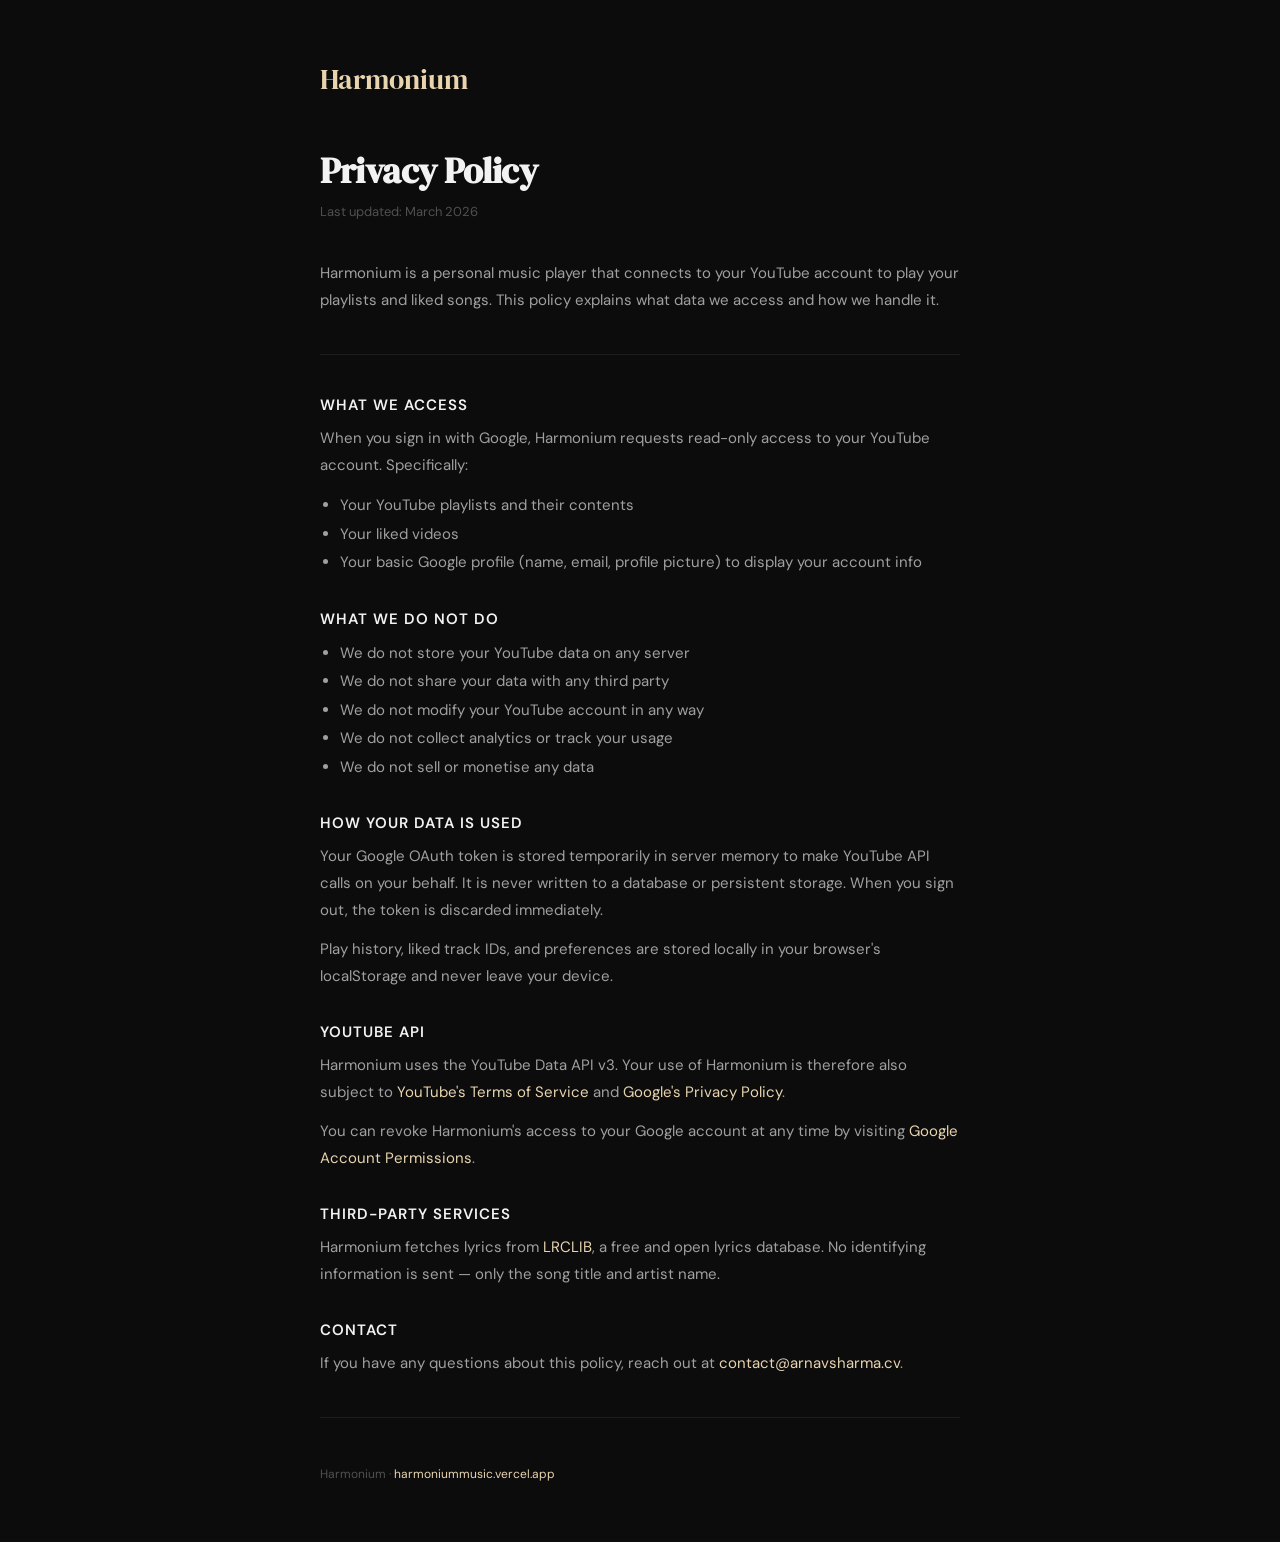
<file: frontend/privacy.html>
<!DOCTYPE html>
<html lang="en">
<head>
<meta charset="UTF-8">
<meta name="viewport" content="width=device-width, initial-scale=1.0">
<title>Privacy Policy — Harmonium</title>
<link href="https://fonts.googleapis.com/css2?family=DM+Sans:wght@400;500&family=DM+Serif+Display&display=swap" rel="stylesheet">
<style>
*{box-sizing:border-box;margin:0;padding:0}
body{font-family:'DM Sans',sans-serif;background:#0c0c0c;color:#d0d0d0;min-height:100vh;padding:60px 24px}
.wrap{max-width:640px;margin:0 auto}
.logo{font-family:'DM Serif Display',serif;font-size:28px;color:#e8d5b0;margin-bottom:48px;display:block;text-decoration:none}
h1{font-family:'DM Serif Display',serif;font-size:36px;color:#f2f2f2;margin-bottom:8px;letter-spacing:-.5px}
.date{font-size:13px;color:#505050;margin-bottom:40px}
h2{font-size:15px;font-weight:600;color:#f2f2f2;margin:32px 0 10px;text-transform:uppercase;letter-spacing:1px}
p{font-size:15px;line-height:1.8;color:#a0a0a0;margin-bottom:12px}
ul{padding-left:20px;margin-bottom:12px}
li{font-size:15px;line-height:1.9;color:#a0a0a0}
a{color:#e8d5b0;text-decoration:none}
a:hover{text-decoration:underline}
.divider{height:1px;background:rgba(255,255,255,.07);margin:40px 0}
.footer{font-size:12px;color:#505050;margin-top:48px}
</style>
</head>
<body>
<div class="wrap">
  <a class="logo" href="/">Harmonium</a>

  <h1>Privacy Policy</h1>
  <div class="date">Last updated: March 2026</div>

  <p>Harmonium is a personal music player that connects to your YouTube account to play your playlists and liked songs. This policy explains what data we access and how we handle it.</p>

  <div class="divider"></div>

  <h2>What we access</h2>
  <p>When you sign in with Google, Harmonium requests read-only access to your YouTube account. Specifically:</p>
  <ul>
    <li>Your YouTube playlists and their contents</li>
    <li>Your liked videos</li>
    <li>Your basic Google profile (name, email, profile picture) to display your account info</li>
  </ul>

  <h2>What we do not do</h2>
  <ul>
    <li>We do not store your YouTube data on any server</li>
    <li>We do not share your data with any third party</li>
    <li>We do not modify your YouTube account in any way</li>
    <li>We do not collect analytics or track your usage</li>
    <li>We do not sell or monetise any data</li>
  </ul>

  <h2>How your data is used</h2>
  <p>Your Google OAuth token is stored temporarily in server memory to make YouTube API calls on your behalf. It is never written to a database or persistent storage. When you sign out, the token is discarded immediately.</p>
  <p>Play history, liked track IDs, and preferences are stored locally in your browser's localStorage and never leave your device.</p>

  <h2>YouTube API</h2>
  <p>Harmonium uses the YouTube Data API v3. Your use of Harmonium is therefore also subject to <a href="https://www.youtube.com/t/terms" target="_blank">YouTube's Terms of Service</a> and <a href="https://policies.google.com/privacy" target="_blank">Google's Privacy Policy</a>.</p>
  <p>You can revoke Harmonium's access to your Google account at any time by visiting <a href="https://myaccount.google.com/permissions" target="_blank">Google Account Permissions</a>.</p>

  <h2>Third-party services</h2>
  <p>Harmonium fetches lyrics from <a href="https://lrclib.net" target="_blank">LRCLIB</a>, a free and open lyrics database. No identifying information is sent — only the song title and artist name.</p>

  <h2>Contact</h2>
  <p>If you have any questions about this policy, reach out at <a href="mailto:contact@arnavsharma.cv">contact@arnavsharma.cv</a>.</p>

  <div class="divider"></div>
  <div class="footer">Harmonium · <a href="/">harmoniummusic.vercel.app</a></div>
</div>
</body>
</html>
</file>
